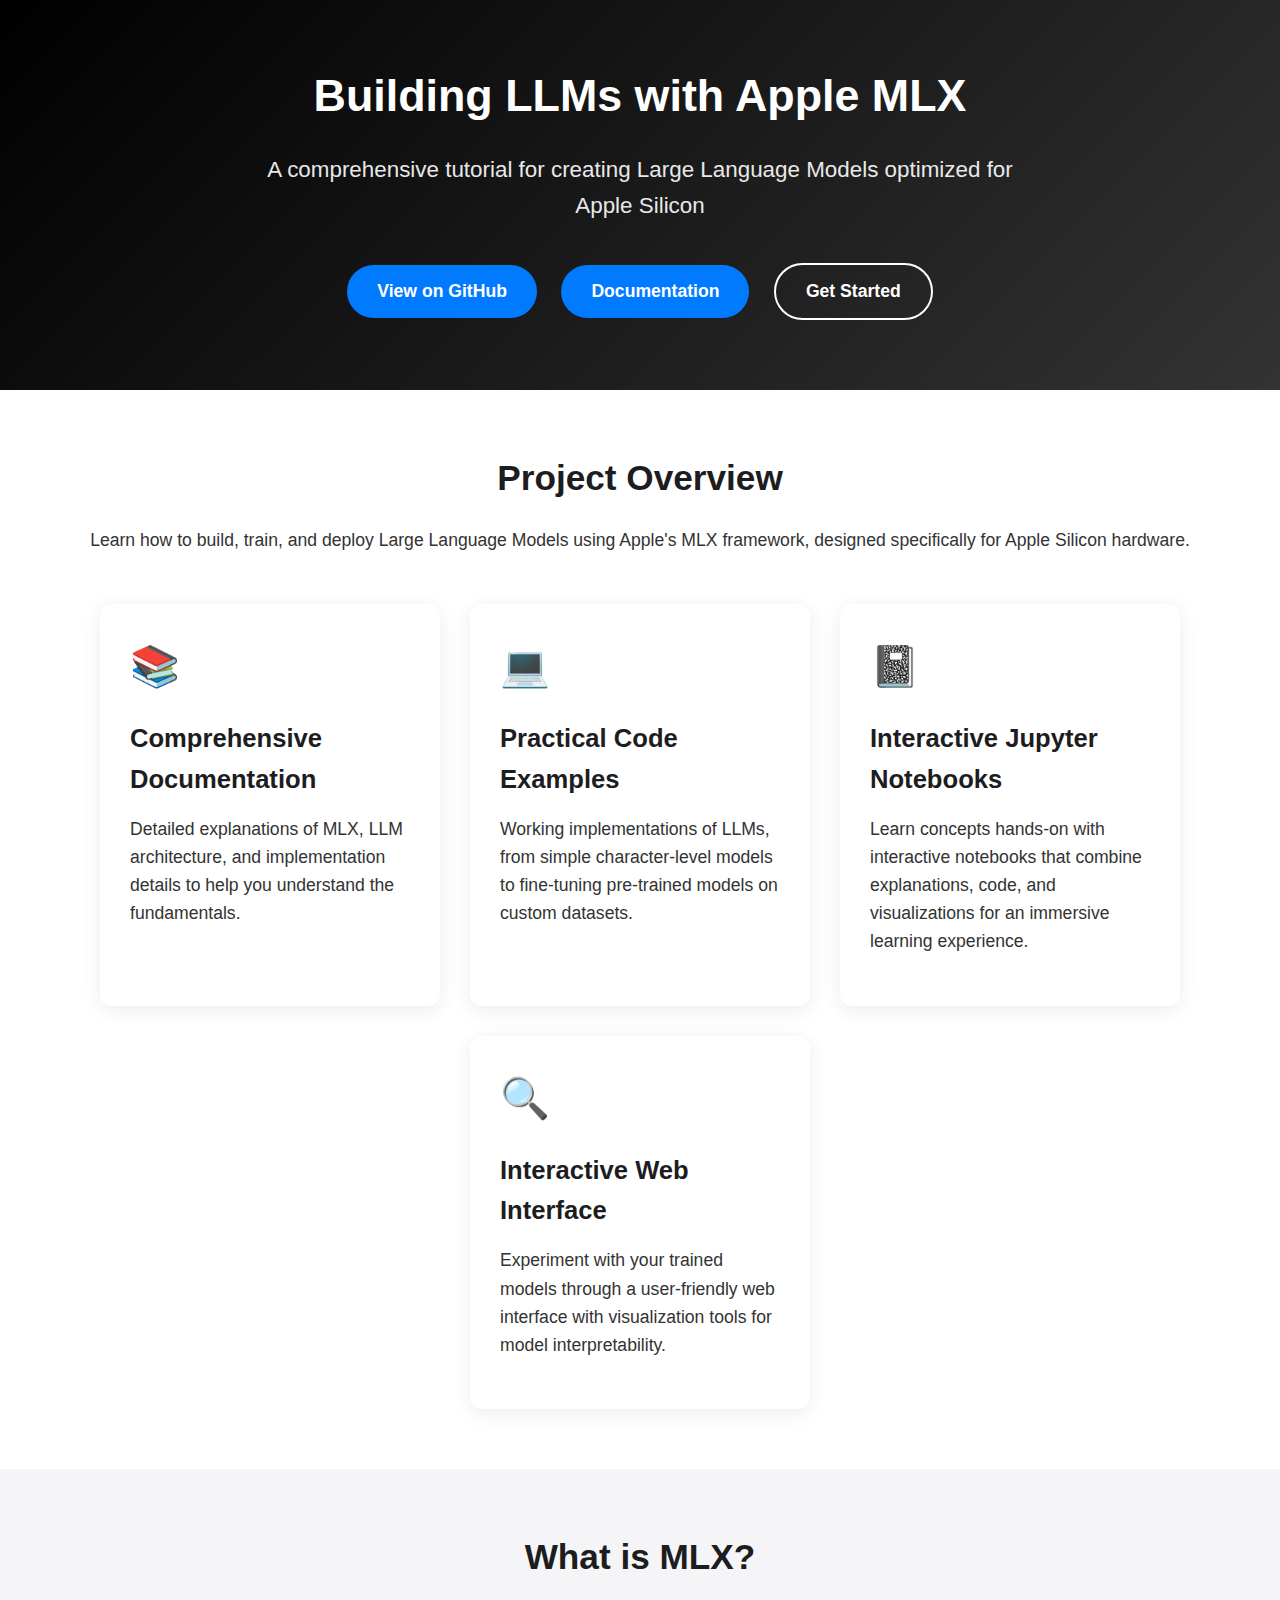
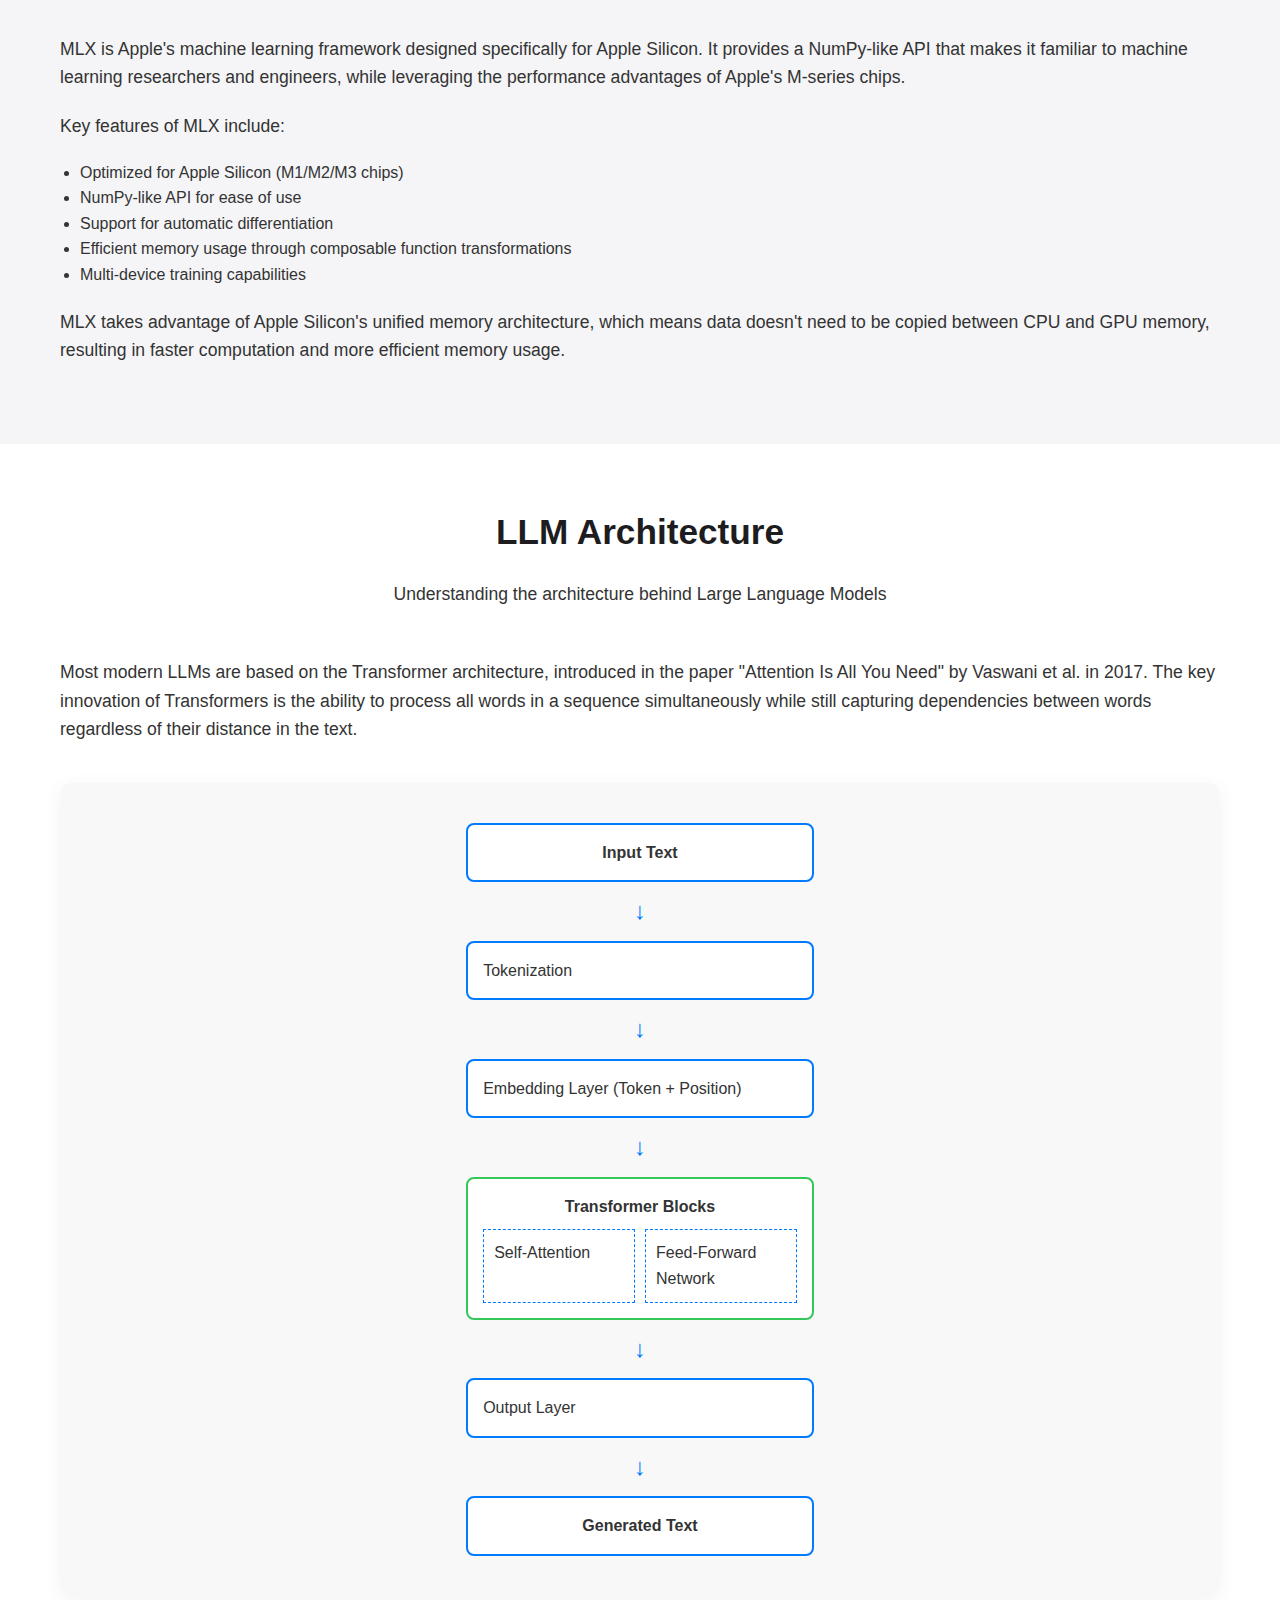
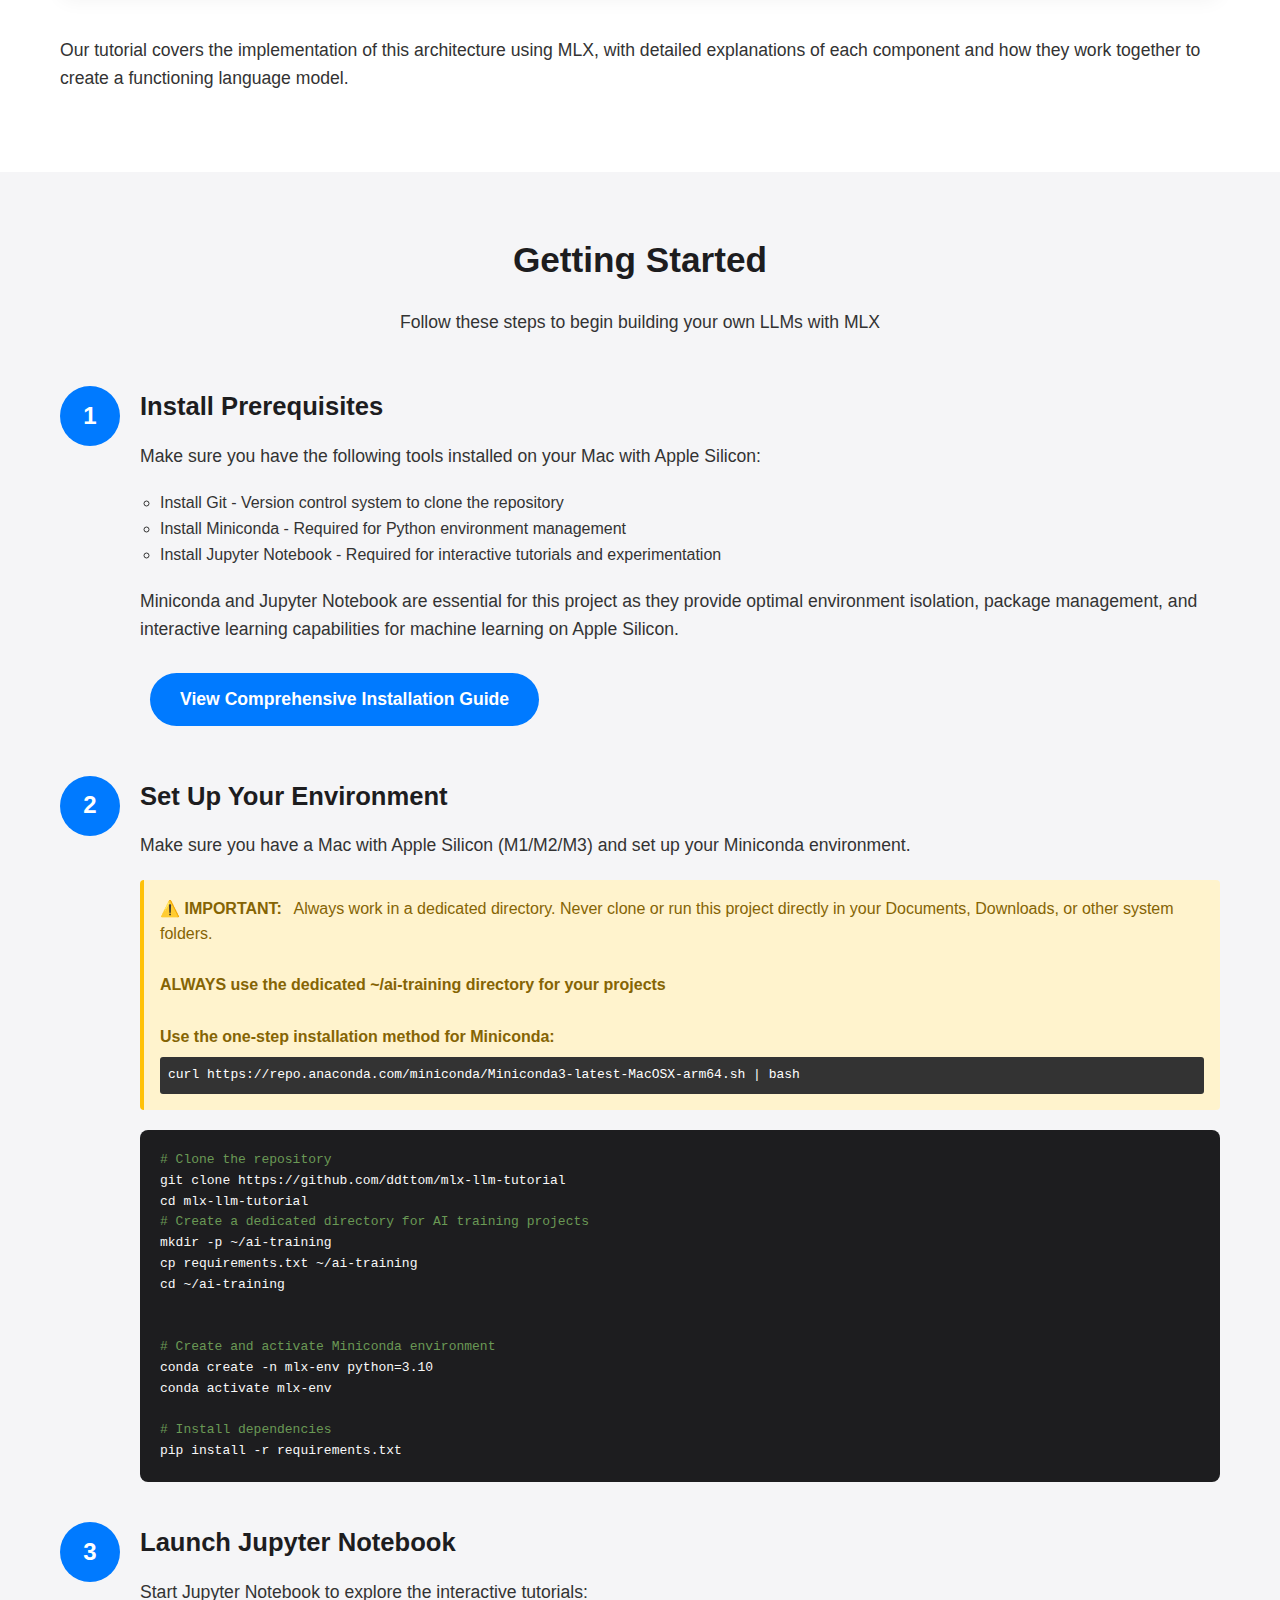
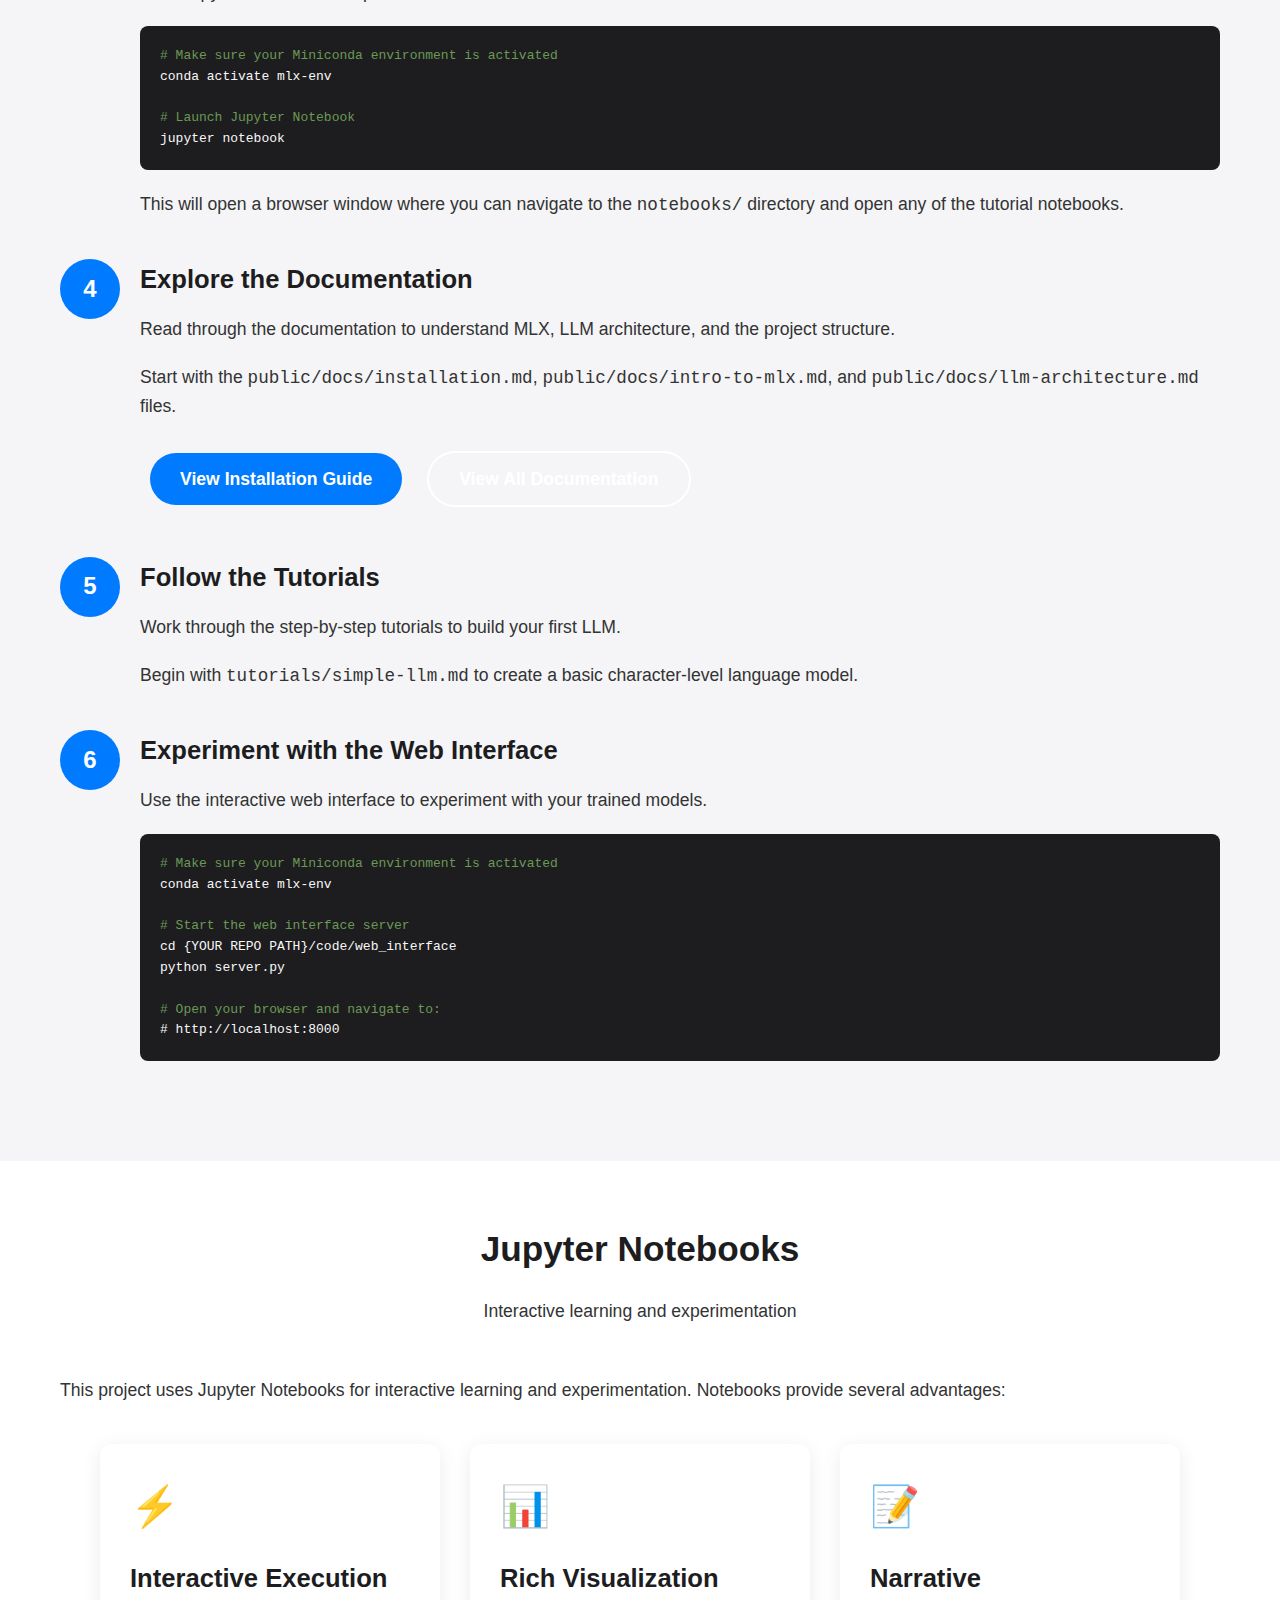
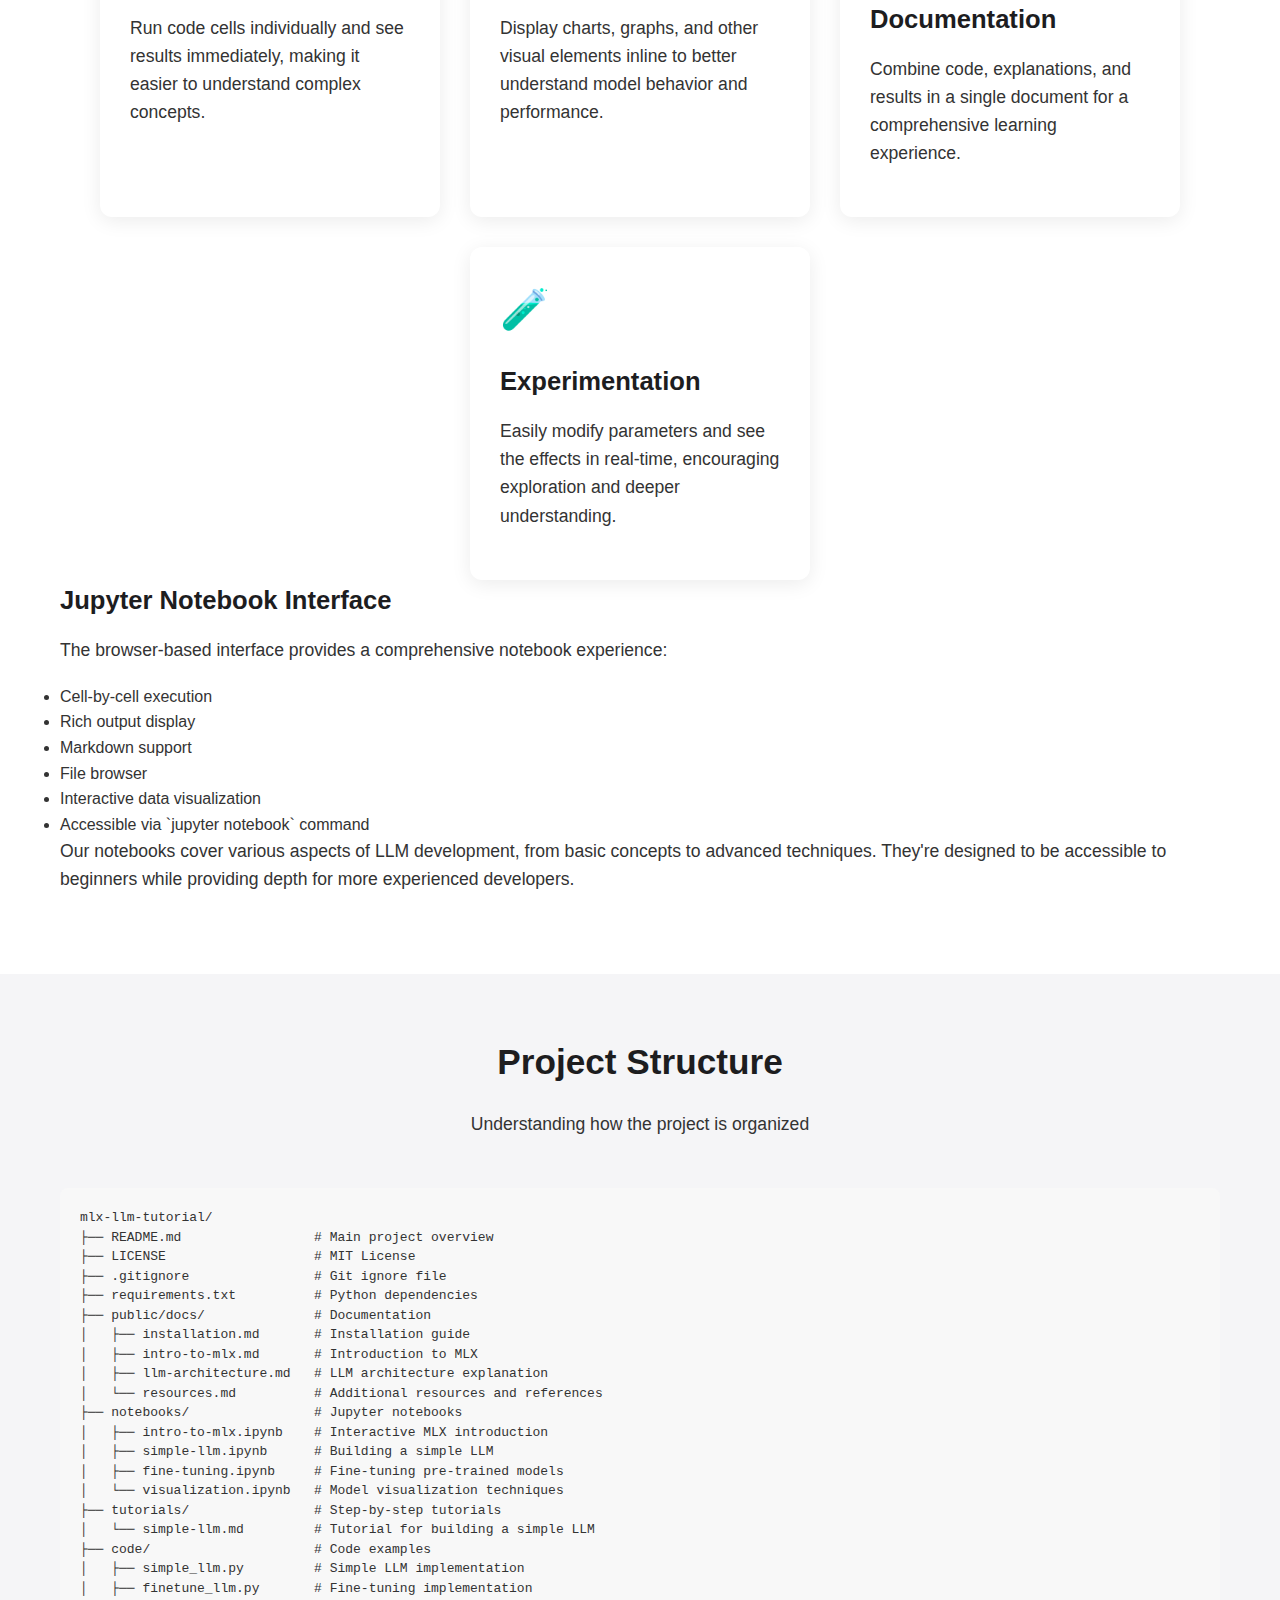
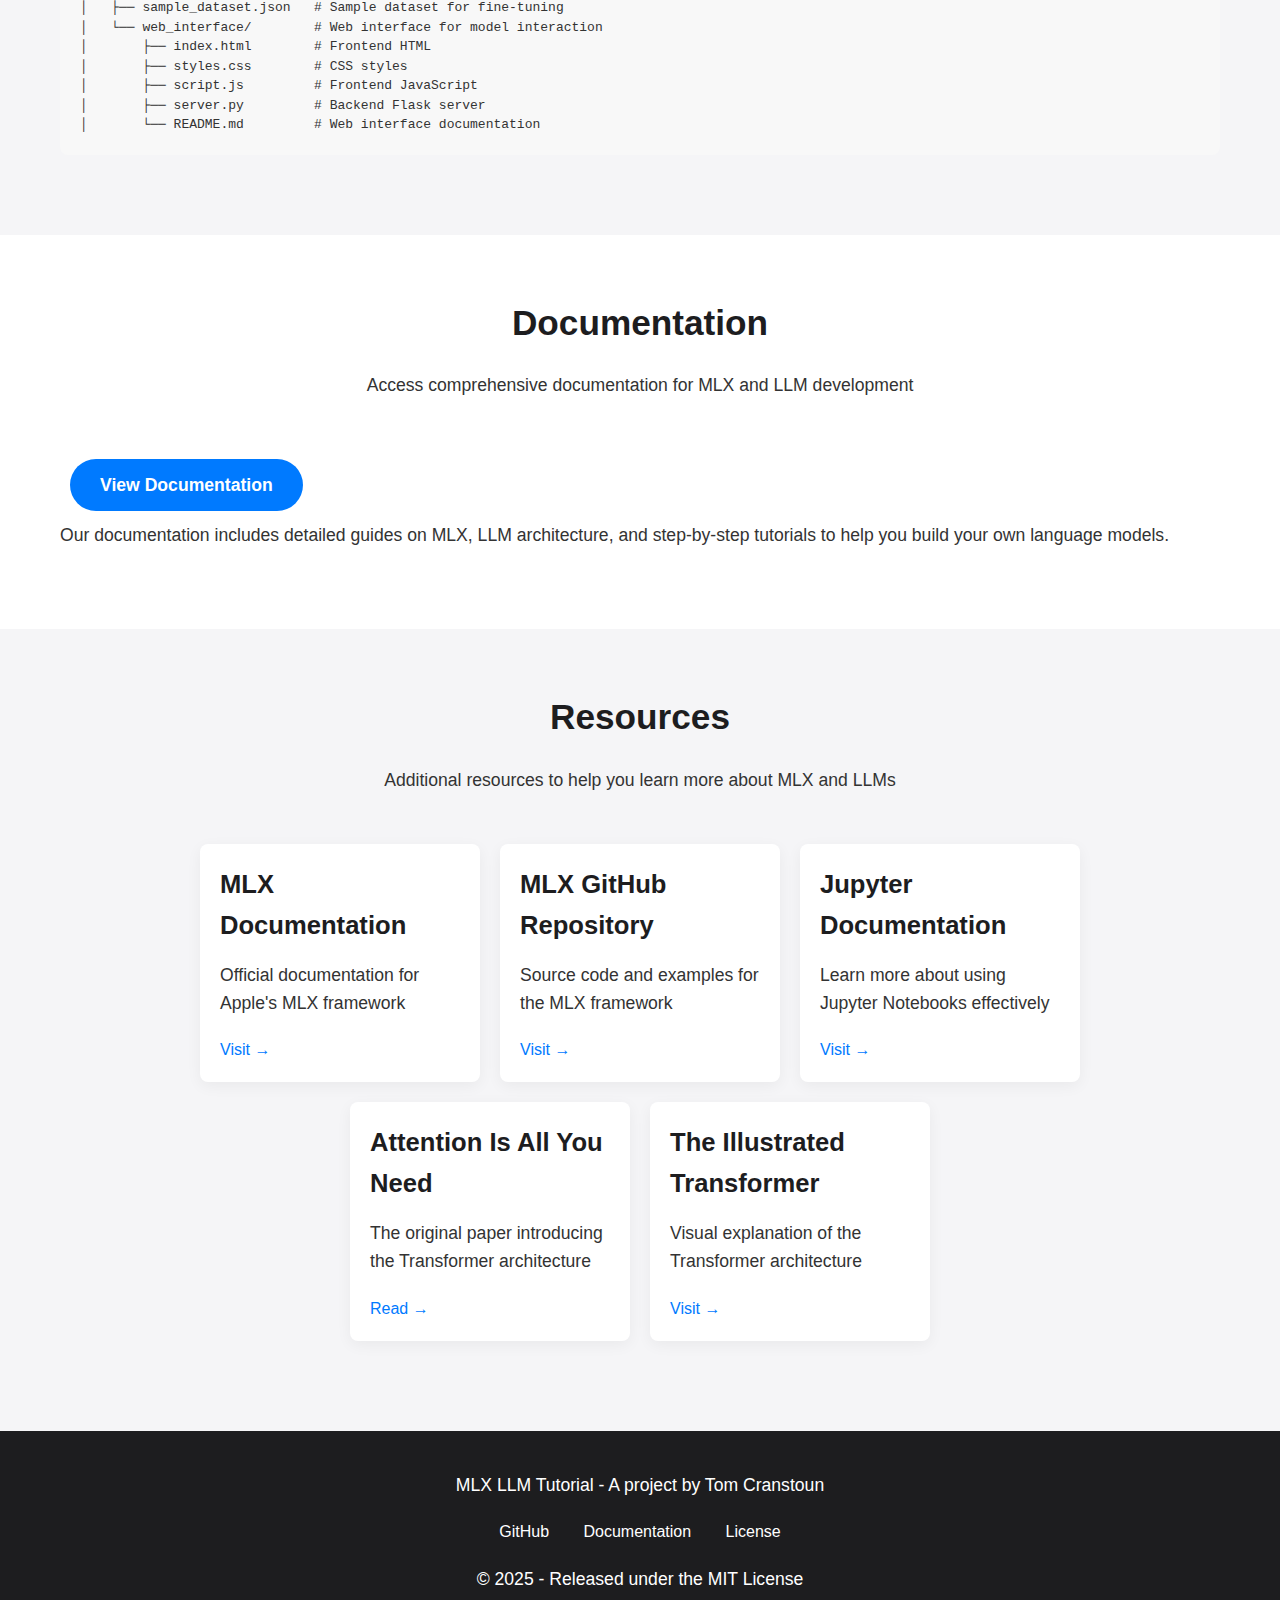
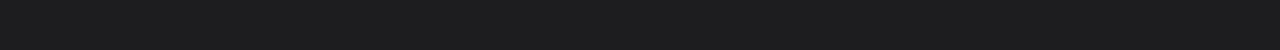
<file: public/index.html>
<!-- htmlhint-disable -->
<!DOCTYPE html>
<html lang="en">
<head>
    <meta charset="UTF-8">
    <meta name="viewport" content="width=device-width, initial-scale=1.0">
    <title>MLX LLM Tutorial - Build LLMs with Apple Silicon</title>
    <link rel="stylesheet" href="styles/mlx-styles.css">
</head>
<body>
    <header>
        <div class="container">
            <div class="header-content">
                <h1>Building LLMs with Apple MLX</h1>
                <p class="subtitle">A comprehensive tutorial for creating Large Language Models optimized for Apple Silicon</p>
                <div>
                    <a href="https://github.com/ddttom/mlx-llm-tutorial" class="cta-button">View on GitHub</a>
                    <a href="documentation.html" class="cta-button">Documentation</a>
                    <a href="#getting-started" class="cta-button secondary-button">Get Started</a>
                </div>
            </div>
        </div>
    </header>

    <section id="overview">
        <div class="container">
            <div class="section-header">
                <h2>Project Overview</h2>
                <p>Learn how to build, train, and deploy Large Language Models using Apple's MLX framework, designed specifically for Apple Silicon hardware.</p>
            </div>
            
            <div class="features">
                <div class="feature-card">
                    <div class="feature-icon">📚</div>
                    <h3>Comprehensive Documentation</h3>
                    <p>Detailed explanations of MLX, LLM architecture, and implementation details to help you understand the fundamentals.</p>
                </div>
                
                <div class="feature-card">
                    <div class="feature-icon">💻</div>
                    <h3>Practical Code Examples</h3>
                    <p>Working implementations of LLMs, from simple character-level models to fine-tuning pre-trained models on custom datasets.</p>
                </div>
                
                <div class="feature-card">
                    <div class="feature-icon">📓</div>
                    <h3>Interactive Jupyter Notebooks</h3>
                    <p>Learn concepts hands-on with interactive notebooks that combine explanations, code, and visualizations for an immersive learning experience.</p>
                </div>
                
                <div class="feature-card">
                    <div class="feature-icon">🔍</div>
                    <h3>Interactive Web Interface</h3>
                    <p>Experiment with your trained models through a user-friendly web interface with visualization tools for model interpretability.</p>
                </div>
            </div>
        </div>
    </section>

    <section id="what-is-mlx">
        <div class="container">
            <div class="section-header">
                <h2>What is MLX?</h2>
            </div>
            
            <div class="row">
                <div>
                    <p>MLX is Apple's machine learning framework designed specifically for Apple Silicon. It provides a NumPy-like API that makes it familiar to machine learning researchers and engineers, while leveraging the performance advantages of Apple's M-series chips.</p>
                    
                    <p>Key features of MLX include:</p>
                    <ul class="feature-list">
                        <li>Optimized for Apple Silicon (M1/M2/M3 chips)</li>
                        <li>NumPy-like API for ease of use</li>
                        <li>Support for automatic differentiation</li>
                        <li>Efficient memory usage through composable function transformations</li>
                        <li>Multi-device training capabilities</li>
                    </ul>
                    
                    <p>MLX takes advantage of Apple Silicon's unified memory architecture, which means data doesn't need to be copied between CPU and GPU memory, resulting in faster computation and more efficient memory usage.</p>
                </div>
            </div>
        </div>
    </section>

    <section id="llm-architecture">
        <div class="container">
            <div class="section-header">
                <h2>LLM Architecture</h2>
                <p>Understanding the architecture behind Large Language Models</p>
            </div>
            
            <p>Most modern LLMs are based on the Transformer architecture, introduced in the paper "Attention Is All You Need" by Vaswani et al. in 2017. The key innovation of Transformers is the ability to process all words in a sequence simultaneously while still capturing dependencies between words regardless of their distance in the text.</p>
            
            <div class="architecture">
                <div class="diagram">
                    <div class="diagram-content">
                        <div class="diagram-box diagram-box-title">Input Text</div>
                        <div class="diagram-arrow">↓</div>
                        <div class="diagram-box">Tokenization</div>
                        <div class="diagram-arrow">↓</div>
                        <div class="diagram-box">Embedding Layer (Token + Position)</div>
                        <div class="diagram-arrow">↓</div>
                        <div class="diagram-box diagram-box-green">
                            <div class="transformer-title">Transformer Blocks</div>
                            <div class="transformer-container">
                                <div class="transformer-box-left">
                                    Self-Attention
                                </div>
                                <div class="transformer-box-right">
                                    Feed-Forward Network
                                </div>
                            </div>
                        </div>
                        <div class="diagram-arrow">↓</div>
                        <div class="diagram-box">Output Layer</div>
                        <div class="diagram-arrow">↓</div>
                        <div class="diagram-box diagram-box-title">Generated Text</div>
                    </div>
                </div>
            </div>
            
            <p>Our tutorial covers the implementation of this architecture using MLX, with detailed explanations of each component and how they work together to create a functioning language model.</p>
        </div>
    </section>

    <section id="getting-started">
        <div class="container">
            <div class="section-header">
                <h2>Getting Started</h2>
                <p>Follow these steps to begin building your own LLMs with MLX</p>
            </div>
            
            <ol class="steps">
                <li class="step">
                    <h3>Install Prerequisites</h3>
                    <p>Make sure you have the following tools installed on your Mac with Apple Silicon:</p>
                    <ul class="feature-list">
                        <li>Install Git - Version control system to clone the repository</li>
                        <li>Install Miniconda - Required for Python environment management</li>
                        <li>Install Jupyter Notebook - Required for interactive tutorials and experimentation</li>
                    </ul>
                    <p>Miniconda and Jupyter Notebook are essential for this project as they provide optimal environment isolation, package management, and interactive learning capabilities for machine learning on Apple Silicon.</p>
                    <p><a href="documentation.html#doc-installation" class="cta-button">View Comprehensive Installation Guide</a></p>
                </li>
                
                <li class="step">
                    <h3>Set Up Your Environment</h3>
                    <p>Make sure you have a Mac with Apple Silicon (M1/M2/M3) and set up your Miniconda environment.</p>
                    <div class="warning-box">
                        <strong>⚠️ IMPORTANT:</strong> Always work in a dedicated directory. Never clone or run this project directly in your Documents, Downloads, or other system folders.
                        <br><br>
                        <strong>ALWAYS use the dedicated ~/ai-training directory for your projects</strong>
                        <br><br>
                        <strong>Use the one-step installation method for Miniconda:</strong>
                        <pre class="warning-box-pre">curl https://repo.anaconda.com/miniconda/Miniconda3-latest-MacOSX-arm64.sh | bash</pre>
                    </div>
                    <div class="code-block">
                        <pre><span class="code-comment"># Clone the repository</span>
git clone https://github.com/ddttom/mlx-llm-tutorial
cd mlx-llm-tutorial
<span class="code-comment"># Create a dedicated directory for AI training projects</span>
mkdir -p ~/ai-training
cp requirements.txt ~/ai-training
cd ~/ai-training


<span class="code-comment"># Create and activate Miniconda environment</span>
conda create -n mlx-env python=3.10
conda activate mlx-env

<span class="code-comment"># Install dependencies</span>
pip install -r requirements.txt</pre>
                    </div>
                </li>
                
                <li class="step">
                    <h3>Launch Jupyter Notebook</h3>
                    <p>Start Jupyter Notebook to explore the interactive tutorials:</p>
                    
                    <div class="code-block">
                        <pre><span class="code-comment"># Make sure your Miniconda environment is activated</span>
conda activate mlx-env

<span class="code-comment"># Launch Jupyter Notebook</span>
jupyter notebook</pre>
                    </div>
                    <p>This will open a browser window where you can navigate to the <code>notebooks/</code> directory and open any of the tutorial notebooks.</p>
                </li>
                
                <li class="step">
                    <h3>Explore the Documentation</h3>
                    <p>Read through the documentation to understand MLX, LLM architecture, and the project structure.</p>
                    <p>Start with the <code>public/docs/installation.md</code>, <code>public/docs/intro-to-mlx.md</code>, and <code>public/docs/llm-architecture.md</code> files.</p>
                    <p><a href="documentation.html#doc-installation" class="cta-button">View Installation Guide</a> <a href="documentation.html" class="cta-button secondary-button">View All Documentation</a></p>
                </li>
                
                <li class="step">
                    <h3>Follow the Tutorials</h3>
                    <p>Work through the step-by-step tutorials to build your first LLM.</p>
                    <p>Begin with <code>tutorials/simple-llm.md</code> to create a basic character-level language model.</p>
                </li>
                
                <li class="step">
                    <h3>Experiment with the Web Interface</h3>
                    <p>Use the interactive web interface to experiment with your trained models.</p>
                    <div class="code-block">
                        <pre><span class="code-comment"># Make sure your Miniconda environment is activated</span>
conda activate mlx-env

<span class="code-comment"># Start the web interface server</span>
cd {YOUR REPO PATH}/code/web_interface
python server.py

<span class="code-comment"># Open your browser and navigate to:</span>
# http://localhost:8000</pre>
                    </div>
                </li>
            </ol>
        </div>
    </section>

    <section id="jupyter-notebooks">
        <div class="container">
            <div class="section-header">
                <h2>Jupyter Notebooks</h2>
                <p>Interactive learning and experimentation</p>
            </div>
            
            <p>This project uses Jupyter Notebooks for interactive learning and experimentation. Notebooks provide several advantages:</p>
            
            <div class="features">
                <div class="feature-card">
                    <div class="feature-icon">⚡</div>
                    <h3>Interactive Execution</h3>
                    <p>Run code cells individually and see results immediately, making it easier to understand complex concepts.</p>
                </div>
                
                <div class="feature-card">
                    <div class="feature-icon">📊</div>
                    <h3>Rich Visualization</h3>
                    <p>Display charts, graphs, and other visual elements inline to better understand model behavior and performance.</p>
                </div>
                
                <div class="feature-card">
                    <div class="feature-icon">📝</div>
                    <h3>Narrative Documentation</h3>
                    <p>Combine code, explanations, and results in a single document for a comprehensive learning experience.</p>
                </div>
                
                <div class="feature-card">
                    <div class="feature-icon">🧪</div>
                    <h3>Experimentation</h3>
                    <p>Easily modify parameters and see the effects in real-time, encouraging exploration and deeper understanding.</p>
                </div>
            </div>
            
            <div class="jupyter-options">
                <div class="option-card">
                    <h3>Jupyter Notebook Interface</h3>
                    <p>The browser-based interface provides a comprehensive notebook experience:</p>
                    <ul>
                        <li>Cell-by-cell execution</li>
                        <li>Rich output display</li>
                        <li>Markdown support</li>
                        <li>File browser</li>
                        <li>Interactive data visualization</li>
                        <li>Accessible via `jupyter notebook` command</li>
                    </ul>
                </div>
            </div>
            
            <p>Our notebooks cover various aspects of LLM development, from basic concepts to advanced techniques. They're designed to be accessible to beginners while providing depth for more experienced developers.</p>
        </div>
    </section>

    <section id="project-structure">
        <div class="container">
            <div class="section-header">
                <h2>Project Structure</h2>
                <p>Understanding how the project is organized</p>
            </div>
            
            <div class="structure">
<pre>mlx-llm-tutorial/
├── README.md                 # Main project overview
├── LICENSE                   # MIT License
├── .gitignore                # Git ignore file
├── requirements.txt          # Python dependencies
├── public/docs/              # Documentation
│   ├── installation.md       # Installation guide
│   ├── intro-to-mlx.md       # Introduction to MLX
│   ├── llm-architecture.md   # LLM architecture explanation
│   └── resources.md          # Additional resources and references
├── notebooks/                # Jupyter notebooks
│   ├── intro-to-mlx.ipynb    # Interactive MLX introduction
│   ├── simple-llm.ipynb      # Building a simple LLM
│   ├── fine-tuning.ipynb     # Fine-tuning pre-trained models
│   └── visualization.ipynb   # Model visualization techniques
├── tutorials/                # Step-by-step tutorials
│   └── simple-llm.md         # Tutorial for building a simple LLM
├── code/                     # Code examples
│   ├── simple_llm.py         # Simple LLM implementation
│   ├── finetune_llm.py       # Fine-tuning implementation
│   ├── sample_dataset.json   # Sample dataset for fine-tuning
│   └── web_interface/        # Web interface for model interaction
│       ├── index.html        # Frontend HTML
│       ├── styles.css        # CSS styles
│       ├── script.js         # Frontend JavaScript
│       ├── server.py         # Backend Flask server
│       └── README.md         # Web interface documentation</pre>
            </div>
        </div>
    </section>

    <section id="documentation-link">
        <div class="container">
            <div class="section-header">
                <h2>Documentation</h2>
                <p>Access comprehensive documentation for MLX and LLM development</p>
            </div>
            
            <div class="cta-container">
                <a href="documentation.html" class="cta-button">View Documentation</a>
                <p>Our documentation includes detailed guides on MLX, LLM architecture, and step-by-step tutorials to help you build your own language models.</p>
            </div>
        </div>
    </section>

    <section id="resources">
        <div class="container">
            <div class="section-header">
                <h2>Resources</h2>
                <p>Additional resources to help you learn more about MLX and LLMs</p>
            </div>
            
            <ul class="resources-list">
                <li class="resource-item">
                    <h3>MLX Documentation</h3>
                    <p>Official documentation for Apple's MLX framework</p>
                    <a href="https://ml-explore.github.io/mlx/build/html/index.html" target="_blank" rel="noopener noreferrer">Visit →</a>
                </li>
                
                <li class="resource-item">
                    <h3>MLX GitHub Repository</h3>
                    <p>Source code and examples for the MLX framework</p>
                    <a href="https://github.com/ml-explore/mlx" target="_blank" rel="noopener noreferrer">Visit →</a>
                </li>
                
                <li class="resource-item">
                    <h3>Jupyter Documentation</h3>
                    <p>Learn more about using Jupyter Notebooks effectively</p>
                    <a href="https://jupyter.org/documentation" target="_blank" rel="noopener noreferrer">Visit →</a>
                </li>
                
                
                <li class="resource-item">
                    <h3>Attention Is All You Need</h3>
                    <p>The original paper introducing the Transformer architecture</p>
                    <a href="https://arxiv.org/abs/1706.03762" target="_blank" rel="noopener noreferrer">Read →</a>
                </li>
                
                <li class="resource-item">
                    <h3>The Illustrated Transformer</h3>
                    <p>Visual explanation of the Transformer architecture</p>
                    <a href="https://jalammar.github.io/illustrated-transformer/" target="_blank" rel="noopener noreferrer">Visit →</a>
                </li>
            </ul>
        </div>
    </section>

    <footer>
        <div class="container">
            <p>MLX LLM Tutorial - A project by Tom Cranstoun</p>
            <div class="footer-links">
                <a href="https://github.com/ddttom/mlx-llm-tutorial">GitHub</a>
                <a href="documentation.html">Documentation</a>
                <a href="LICENSE">License</a>
            </div>
            <p>© 2025 - Released under the MIT License</p>
        </div>
    </footer>

    <!-- Scripts -->
    <script type="module">
        document.addEventListener('DOMContentLoaded', () => {
            // Handle direct links to documentation
            const handleHashChange = () => {
                const hash = window.location.hash;
                if (hash.startsWith('#doc-')) {
                    const docName = hash.replace('#doc-', '');
                    window.location.href = `documentation.html#doc-${docName}`;
                }
            };
            
            // Check for hash on page load
            handleHashChange();
            
            // Listen for hash changes
            window.addEventListener('hashchange', handleHashChange);
            
            // Update documentation links to use the hash navigation
            document.querySelectorAll('a[href^="public/docs/"], a[href^="docs/"], a[href^="tutorials/"]').forEach(link => {
                const href = link.getAttribute('href');
                if (href.endsWith('.md')) {
                    const docName = href.split('/').pop().replace('.md', '');
                    link.setAttribute('href', `documentation.html#doc-${docName}`);
                }
            });
        });
    </script>
</body>
</html>
</file>
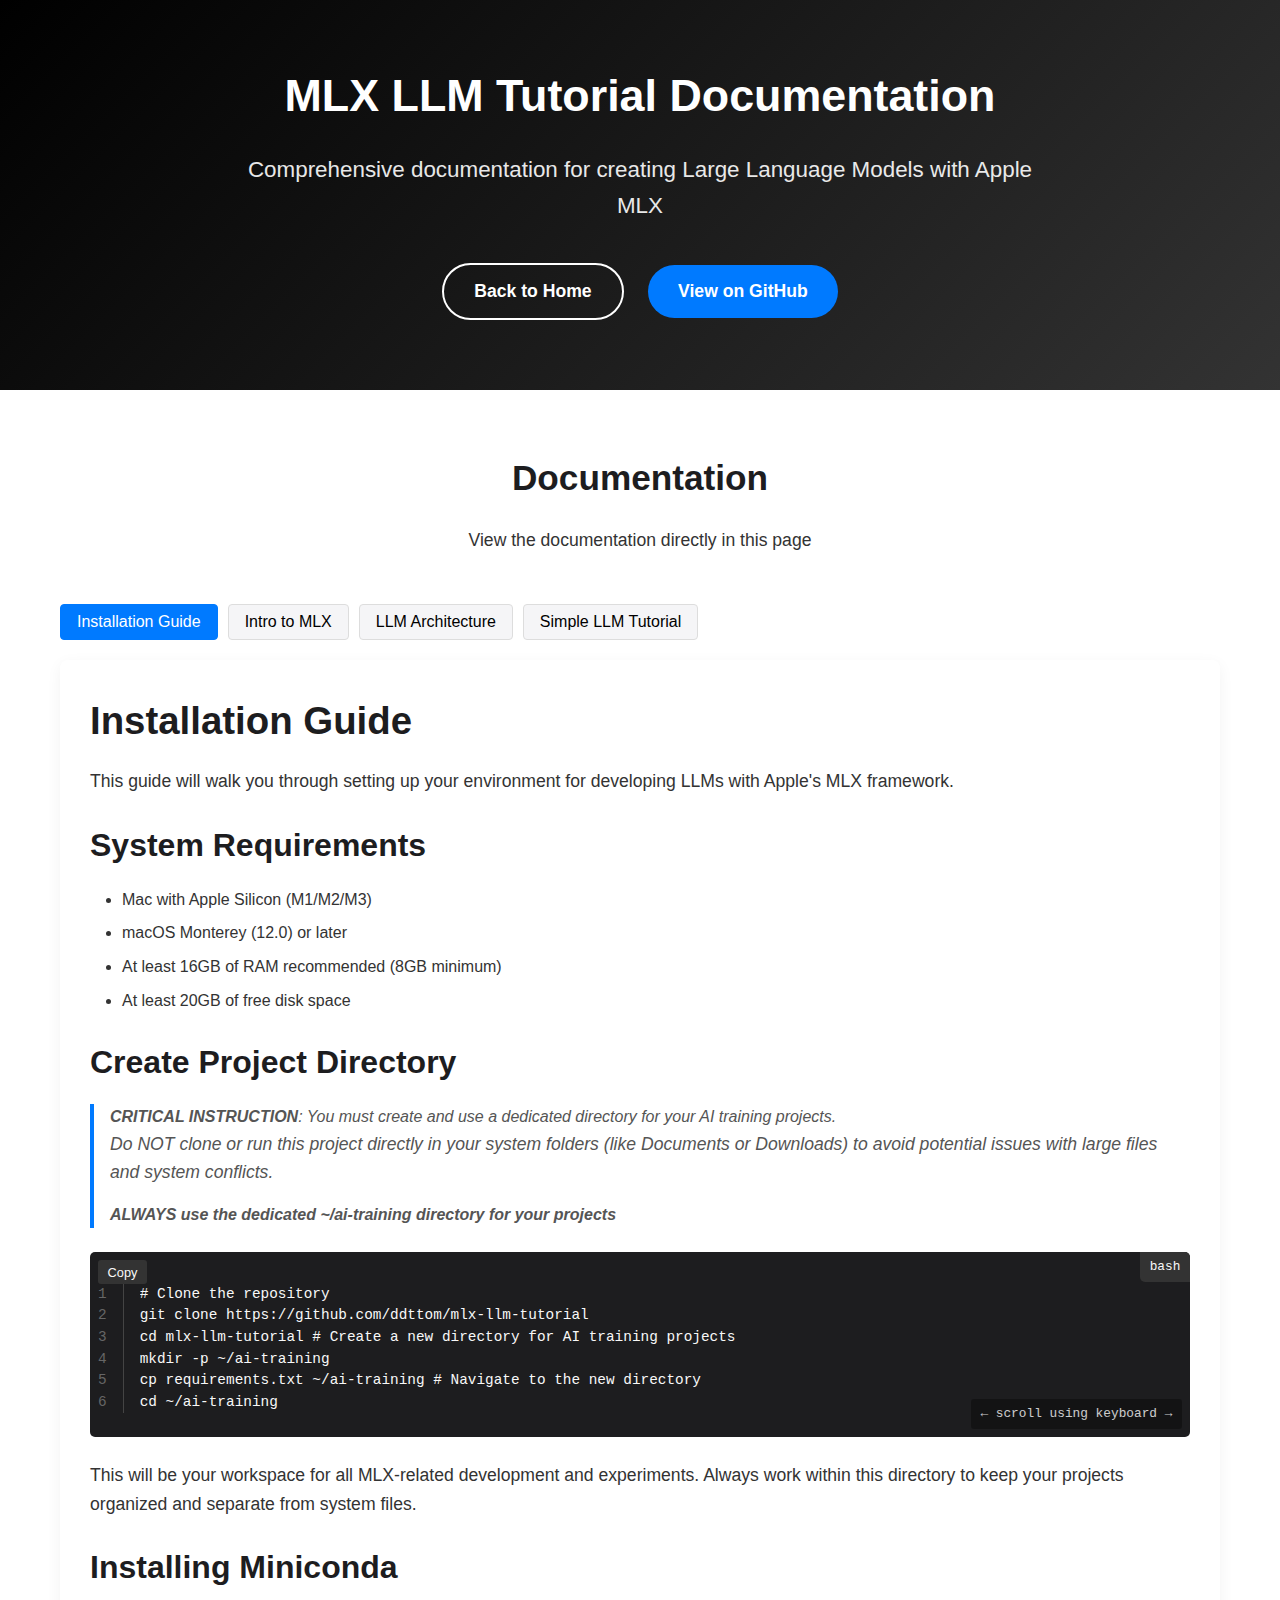
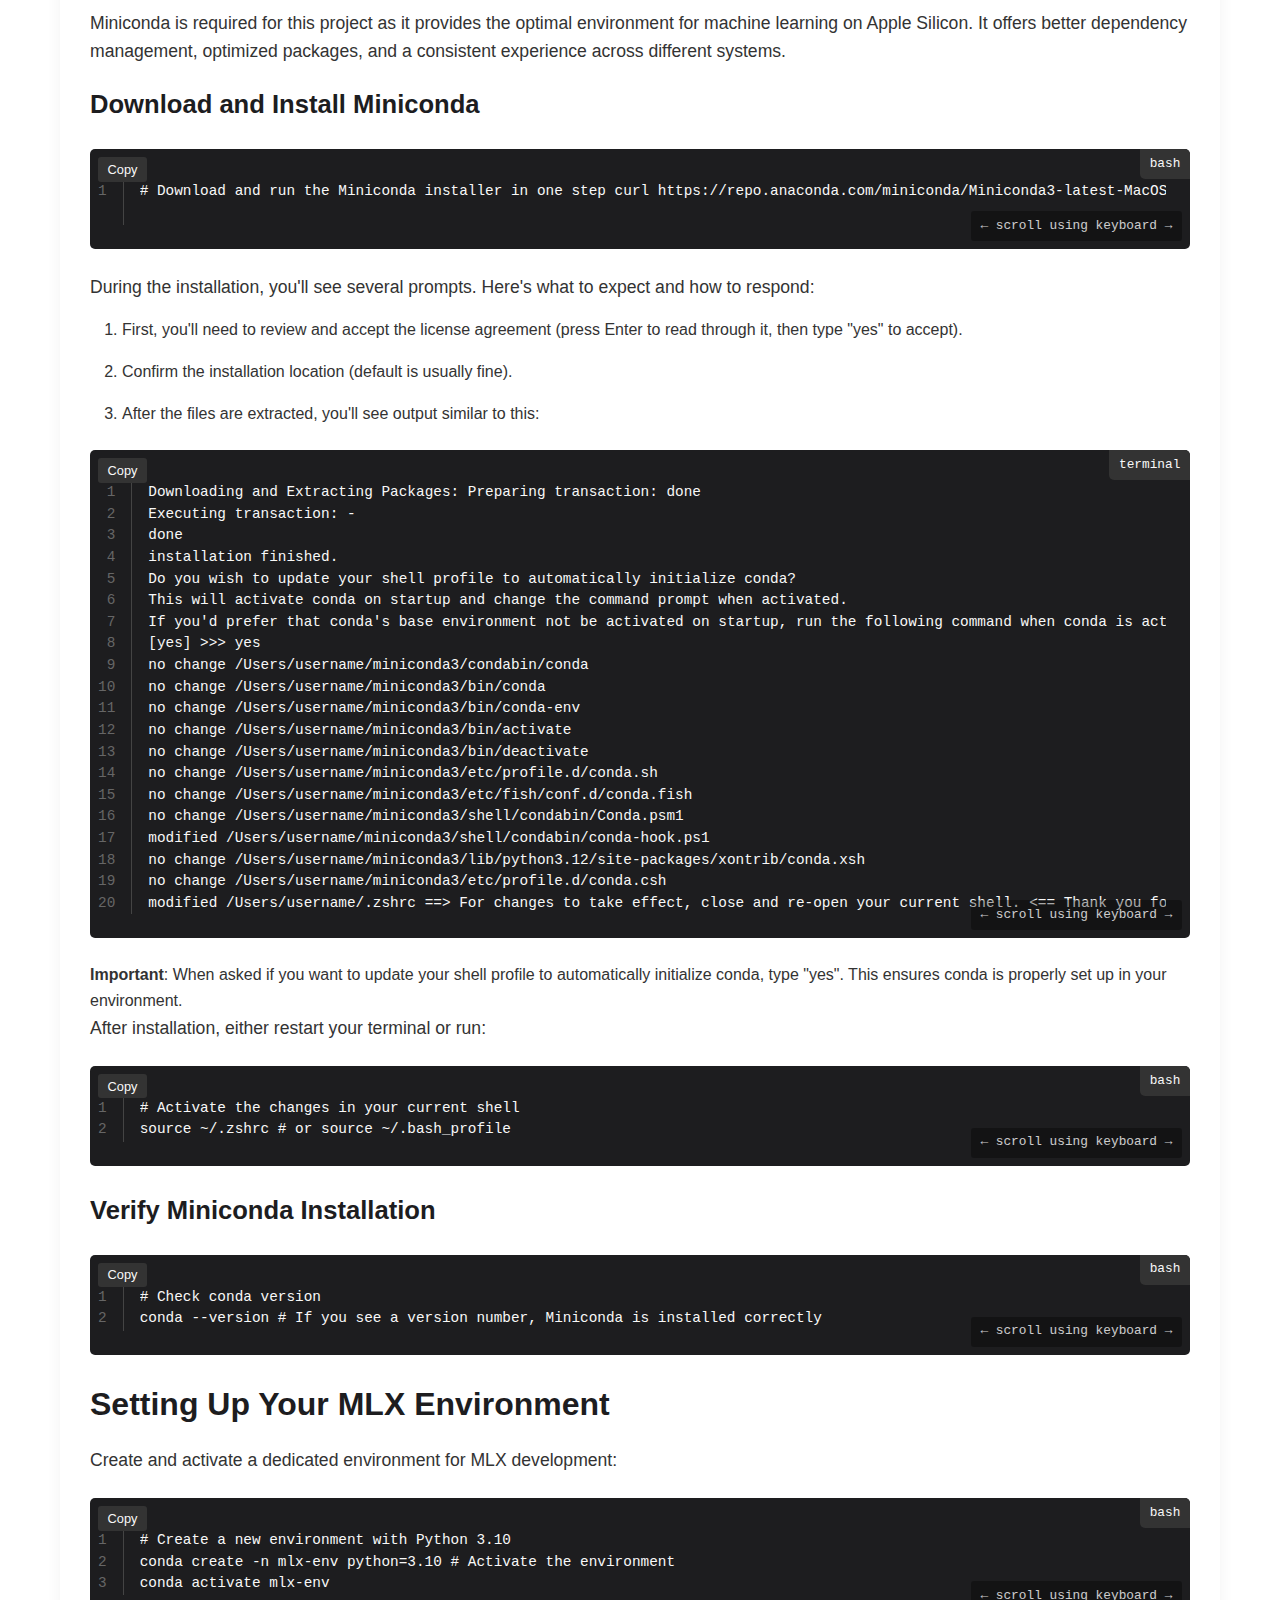
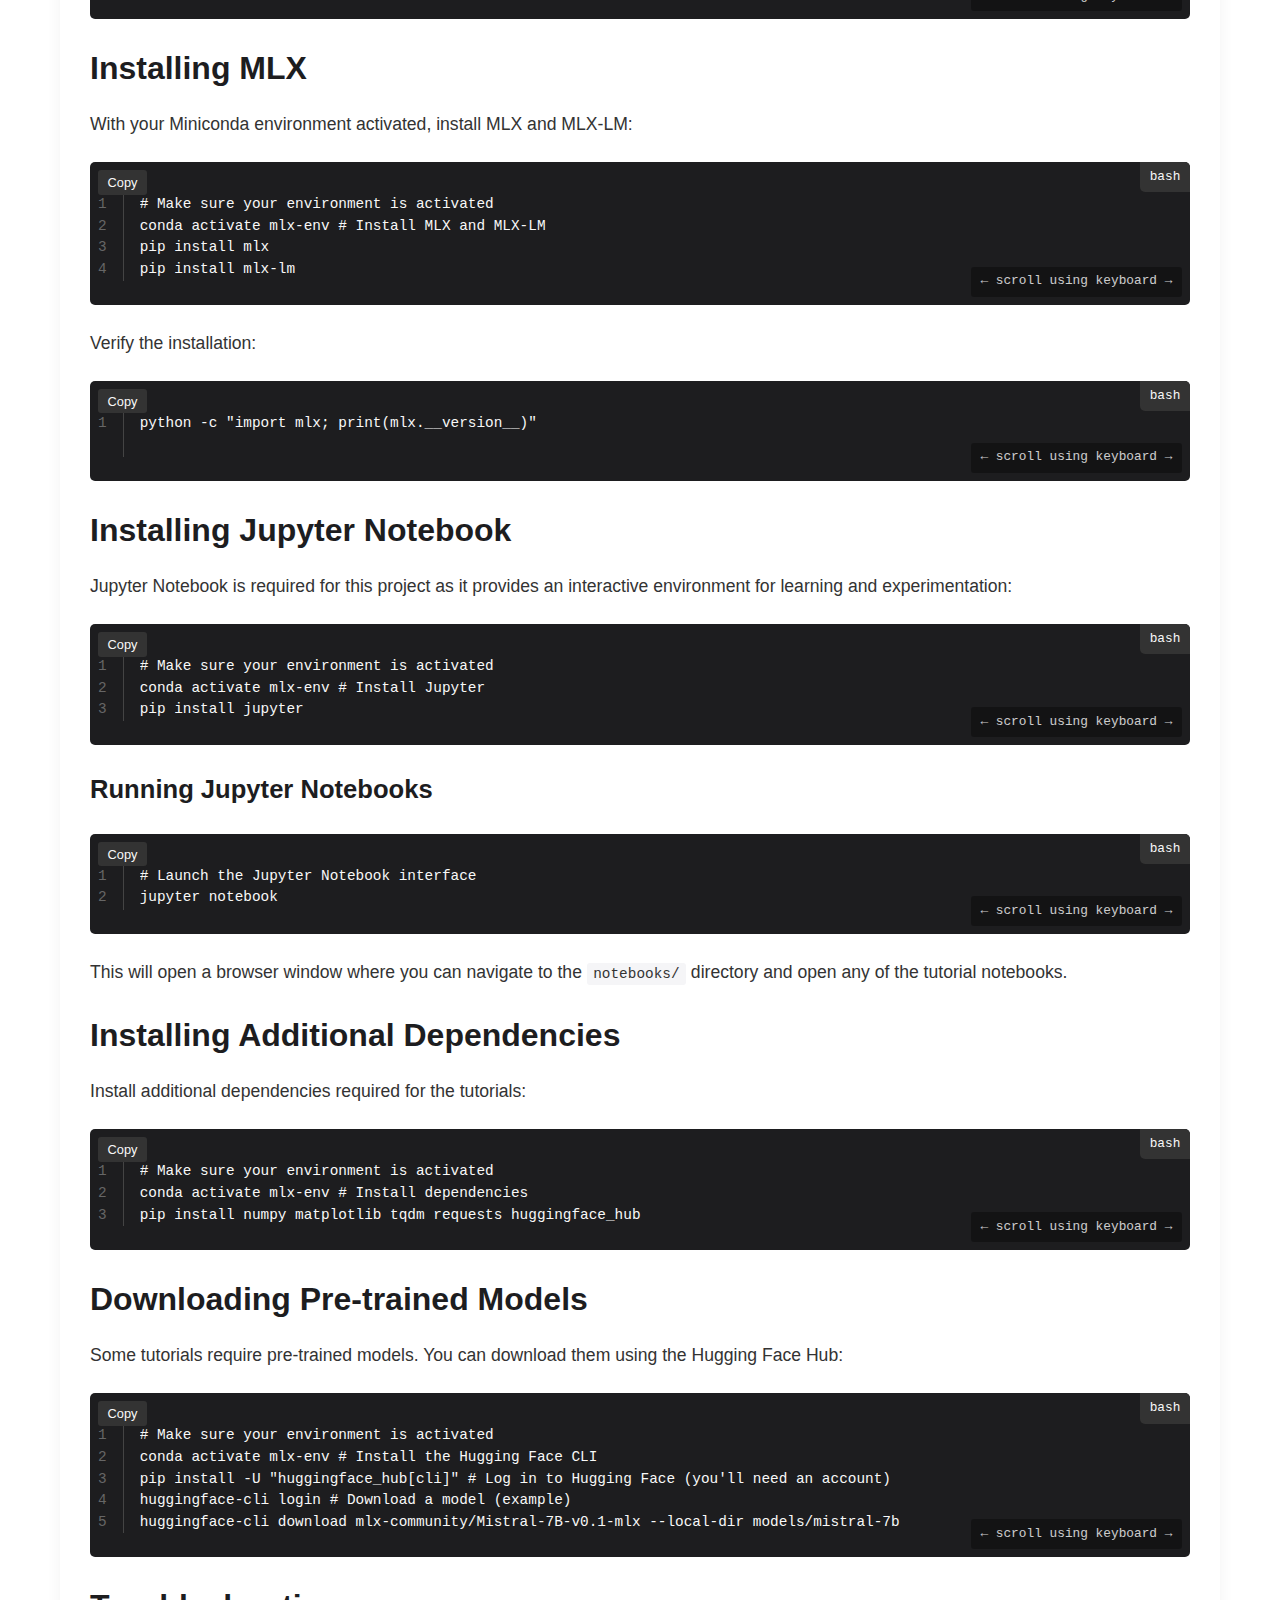
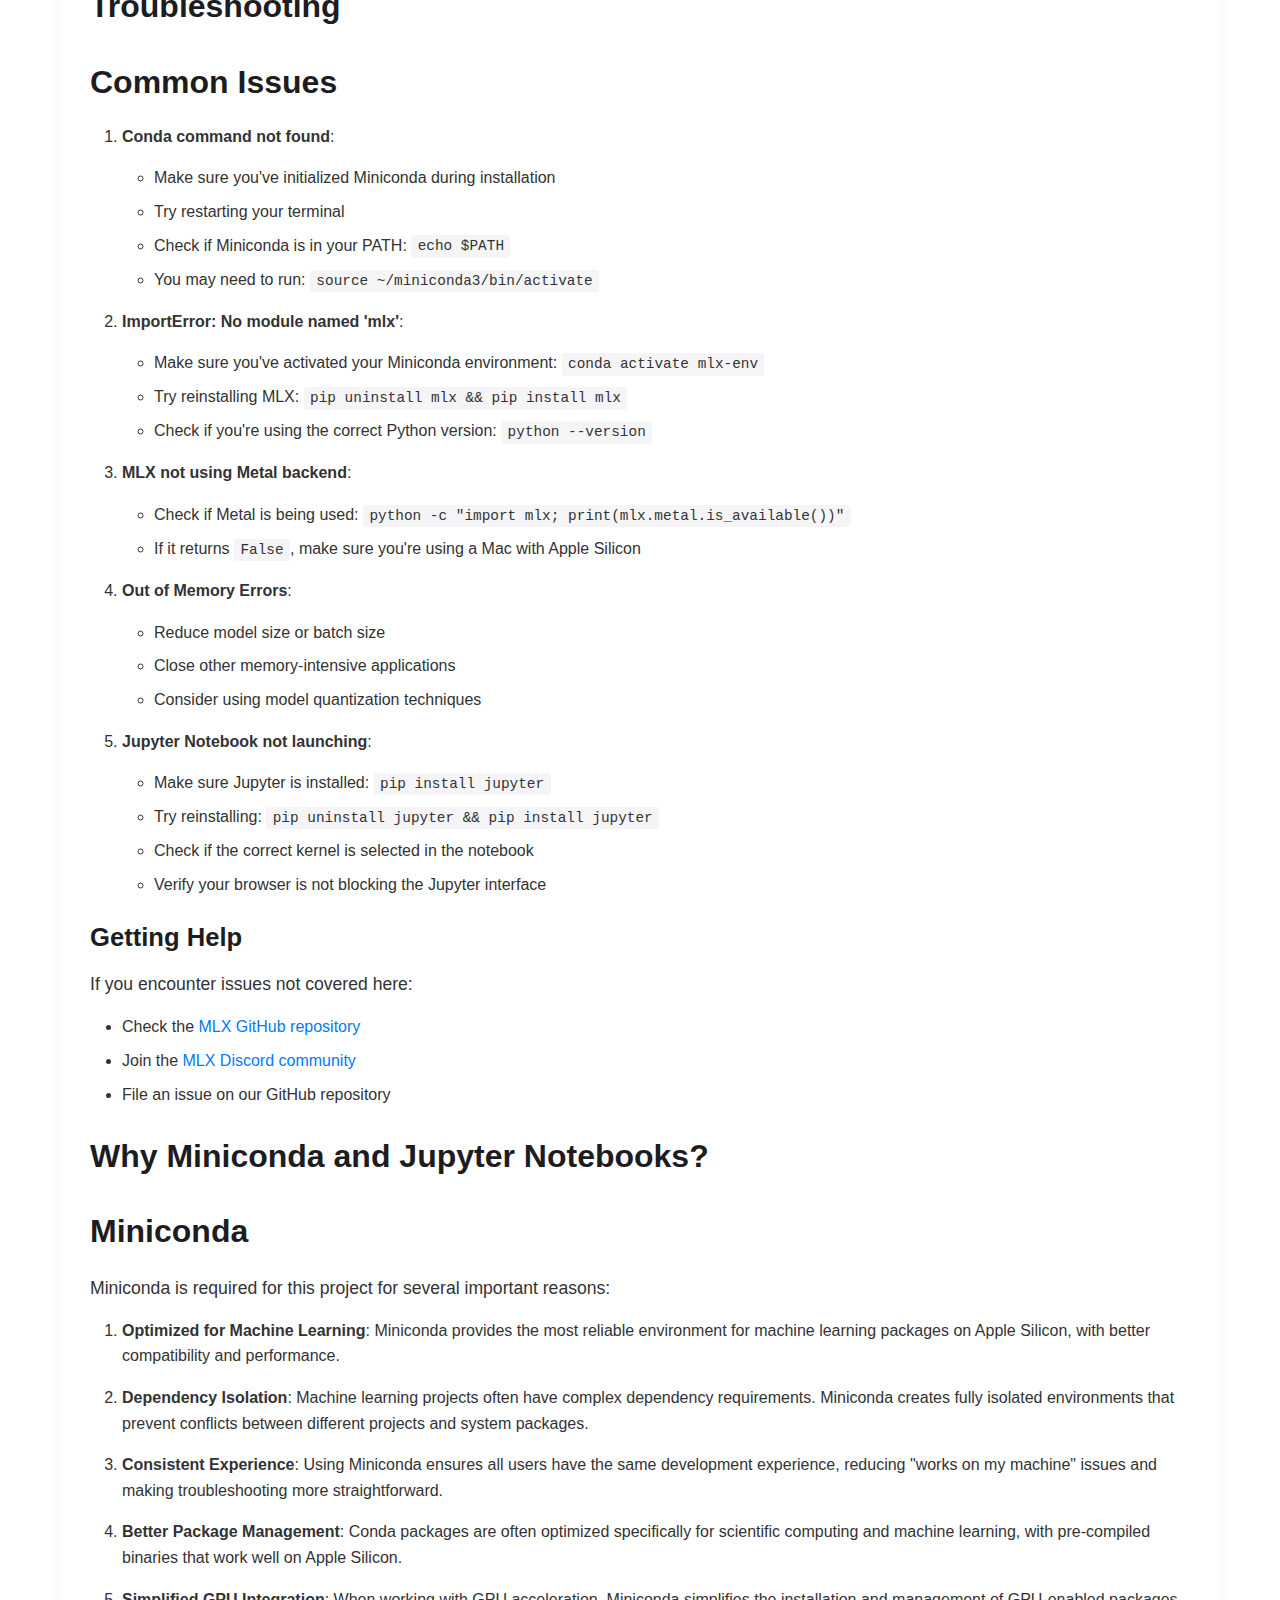
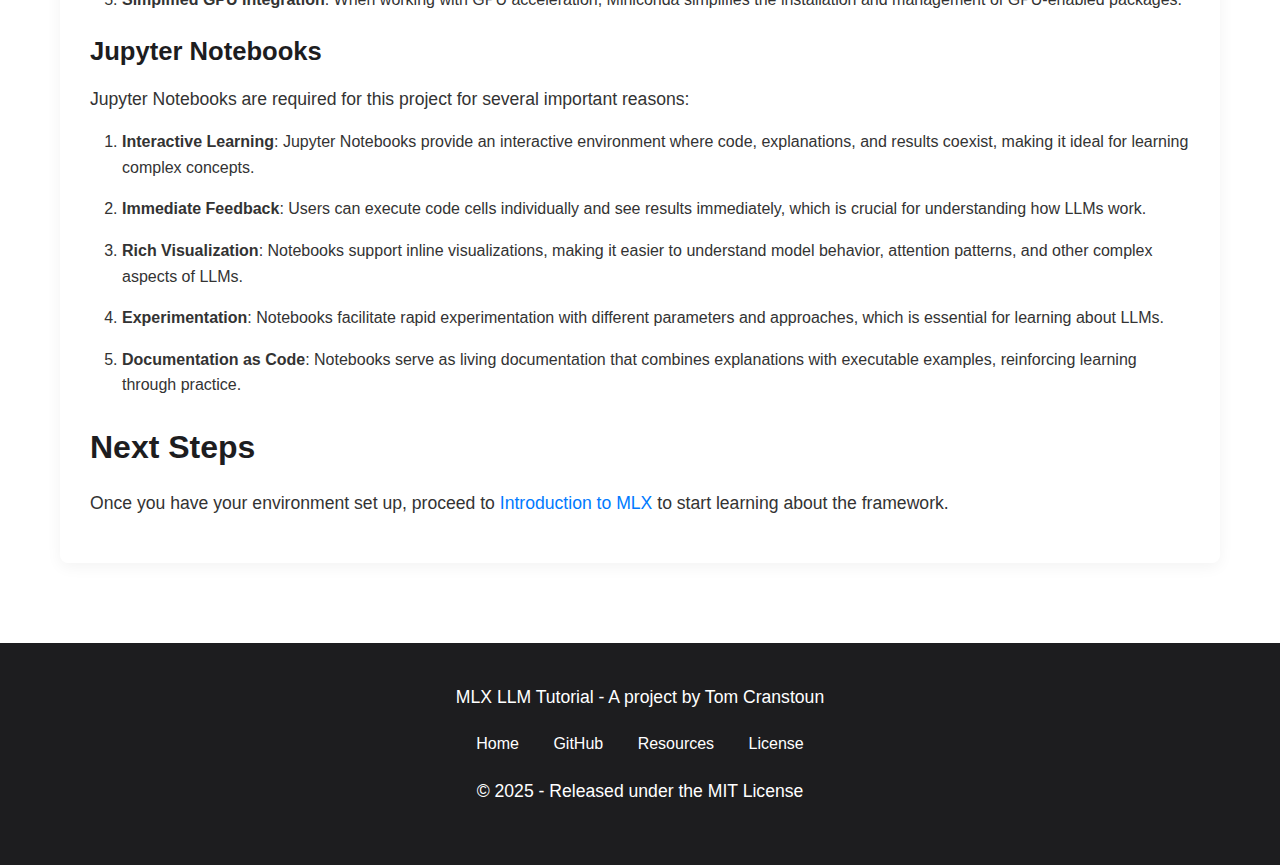
<file: public/documentation.html>
<!-- htmlhint-disable -->
<!DOCTYPE html>
<html lang="en">
<head>
    <meta charset="UTF-8">
    <meta name="viewport" content="width=device-width, initial-scale=1.0">
    <title>MLX LLM Tutorial - Documentation</title>
    <link rel="stylesheet" href="styles/mlx-styles.css">
</head>
<body>
    <header>
        <div class="container">
            <div class="header-content">
                <h1>MLX LLM Tutorial Documentation</h1>
                <p class="subtitle">Comprehensive documentation for creating Large Language Models with Apple MLX</p>
                <div>
                    <a href="index.html" class="cta-button secondary-button">Back to Home</a>
                    <a href="https://github.com/ddttom/mlx-llm-tutorial" class="cta-button">View on GitHub</a>
                </div>
            </div>
        </div>
    </header>

    <section id="documentation">
        <div class="container">
            <div class="section-header">
                <h2>Documentation</h2>
                <p>View the documentation directly in this page</p>
            </div>
            
            <div class="documentation-nav">
                <button class="doc-nav-button active" data-markdown-path="./docs/installation.md">Installation Guide</button>
                <button class="doc-nav-button" data-markdown-path="./docs/intro-to-mlx.md">Intro to MLX</button>
                <button class="doc-nav-button" data-markdown-path="./docs/llm-architecture.md">LLM Architecture</button>
                <button class="doc-nav-button" data-markdown-path="../tutorials/simple-llm.md">Simple LLM Tutorial</button>
            </div>
            
            <div id="markdown-content" class="markdown-container">
                <p>Select a document from the navigation above to view its content here.</p>
            </div>
        </div>
    </section>

    <footer>
        <div class="container">
            <p>MLX LLM Tutorial - A project by Tom Cranstoun</p>
            <div class="footer-links">
                <a href="index.html">Home</a>
                <a href="https://github.com/ddttom/mlx-llm-tutorial">GitHub</a>
                <a href="docs/resources.md">Resources</a>
                <a href="LICENSE">License</a>
            </div>
            <p>© 2025 - Released under the MIT License</p>
        </div>
    </footer>

    <!-- Scripts -->
    <script type="module">
        import MarkdownRenderer from './scripts/markdown-renderer.js';
        
        // Initialize markdown rendering
        document.addEventListener('DOMContentLoaded', () => {
            const markdownContainer = document.getElementById('markdown-content');
            const navButtons = document.querySelectorAll('.doc-nav-button');
            
            // Handle navigation button clicks
            navButtons.forEach(button => {
                button.addEventListener('click', () => {
                    // Remove active class from all buttons
                    navButtons.forEach(btn => btn.classList.remove('active'));
                    
                    // Add active class to clicked button
                    button.classList.add('active');
                    
                    // Get markdown path from data attribute
                    const markdownPath = button.getAttribute('data-markdown-path');
                    
                    // Render markdown content
                    if (markdownPath) {
                        markdownContainer.innerHTML = '<p>Loading content...</p>';
                        MarkdownRenderer.renderFromUrl(markdownPath, markdownContainer);
                    }
                });
            });
            
            // Handle direct links to documentation
            const handleHashChange = () => {
                const hash = window.location.hash;
                if (hash.startsWith('#doc-')) {
                    const docName = hash.replace('#doc-', '');
                    
                    // Find the button that corresponds to this document
                    let button = null;
                    
                    // Check in docs directory
                    button = document.querySelector(`.doc-nav-button[data-markdown-path*="/docs/${docName}.md"]`);
                    
                    // If not found, check in tutorials directory
                    if (!button) {
                        button = document.querySelector(`.doc-nav-button[data-markdown-path*="/tutorials/${docName}.md"]`);
                    }
                    
                    // If button found, click it to load the content
                    if (button) {
                        button.click();
                    }
                }
            };
            
            // Check for hash on page load
            handleHashChange();
            
            // Listen for hash changes
            window.addEventListener('hashchange', handleHashChange);
            
            // Load installation guide by default (since it's marked as active in the HTML)
            const installationButton = document.querySelector('.doc-nav-button[data-markdown-path="./docs/installation.md"]');
            if (installationButton && !window.location.hash) {
                installationButton.click();
            }
            
            // Add event listener for markdown rendered event
            markdownContainer.addEventListener('markdown-rendered', () => {
                // Process any markdown links in the rendered content
                const links = markdownContainer.querySelectorAll('a[href$=".md"]');
                links.forEach(link => {
                    const href = link.getAttribute('href');
                    const docName = href.split('/').pop().replace('.md', '');
                    link.setAttribute('href', `#doc-${docName}`);
                    
                    // Prevent default and handle navigation manually
                    link.addEventListener('click', (e) => {
                        e.preventDefault();
                        window.location.hash = `doc-${docName}`;
                    });
                });
            });
        });
    </script>
</body>
</html>
</file>
<file: public/styles/mlx-styles.css>
/* Reset and Base Styles */
* {
    margin: 0;
    padding: 0;
    box-sizing: border-box;
}

body {
    font-family: -apple-system, BlinkMacSystemFont, 'Segoe UI', Roboto, Oxygen, Ubuntu, Cantarell, 'Open Sans', 'Helvetica Neue', sans-serif;
    line-height: 1.6;
    color: #333;
    background-color: #f5f5f7;
    padding: 0;
    margin: 0;
}

/* Container */
.container {
    max-width: 1200px;
    margin: 0 auto;
    padding: 0 20px;
}

/* Header Styles */
header {
    background: linear-gradient(135deg, #000000 0%, #333333 100%);
    color: white;
    padding: 60px 0;
    text-align: center;
}

.header-content {
    max-width: 800px;
    margin: 0 auto;
}

h1 {
    font-size: 2.8rem;
    margin-bottom: 20px;
    font-weight: 700;
}

.subtitle {
    font-size: 1.4rem;
    margin-bottom: 30px;
    font-weight: 300;
    opacity: 0.9;
}

.cta-button {
    display: inline-block;
    background-color: #007aff;
    color: white;
    padding: 12px 30px;
    border-radius: 30px;
    text-decoration: none;
    font-weight: 600;
    font-size: 1.1rem;
    transition: background-color 0.3s;
    margin: 10px;
}

.cta-button:hover {
    background-color: #0062cc;
}

.secondary-button {
    background-color: transparent;
    border: 2px solid white;
}

.secondary-button:hover {
    background-color: rgba(255, 255, 255, 0.1);
}

/* Section Styles */
section {
    padding: 60px 0;
}

section:nth-child(even) {
    background-color: white;
}

.section-header {
    text-align: center;
    margin-bottom: 50px;
}

h2 {
    font-size: 2.2rem;
    margin-bottom: 20px;
    color: #1d1d1f;
}

h3 {
    font-size: 1.6rem;
    margin-bottom: 15px;
    color: #1d1d1f;
}

p {
    margin-bottom: 20px;
    font-size: 1.1rem;
}

/* Features */
.features {
    display: flex;
    flex-wrap: wrap;
    justify-content: center;
    gap: 30px;
    margin-top: 40px;
}

.feature-card {
    background-color: white;
    border-radius: 12px;
    box-shadow: 0 4px 20px rgba(0, 0, 0, 0.08);
    padding: 30px;
    width: 100%;
    max-width: 340px;
    transition: transform 0.3s, box-shadow 0.3s;
}

.feature-card:hover {
    transform: translateY(-5px);
    box-shadow: 0 6px 25px rgba(0, 0, 0, 0.1);
}

.feature-icon {
    font-size: 2.5rem;
    margin-bottom: 20px;
    color: #007aff;
}

/* Architecture Diagram */
.architecture {
    text-align: center;
    margin: 40px 0;
}

.diagram {
    background-color: #f8f8f8;
    border-radius: 12px;
    padding: 30px;
    margin-top: 30px;
    text-align: center;
    box-shadow: 0 4px 20px rgba(0, 0, 0, 0.05);
}

.diagram-content {
    display: inline-block;
    text-align: left;
    max-width: 800px;
    margin: 0 auto;
}

.diagram-box {
    border: 2px solid #007aff;
    border-radius: 8px;
    padding: 15px;
    margin: 10px 0;
    background-color: white;
}

.diagram-arrow {
    text-align: center;
    font-size: 1.5rem;
    margin: 10px 0;
    color: #007aff;
}

/* Getting Started */
.steps {
    counter-reset: step-counter;
    list-style-type: none;
    margin: 40px 0;
    padding: 0;
}

.step {
    position: relative;
    padding-left: 80px;
    margin-bottom: 40px;
}

.step:before {
    content: counter(step-counter);
    counter-increment: step-counter;
    position: absolute;
    left: 0;
    top: 0;
    width: 60px;
    height: 60px;
    background-color: #007aff;
    color: white;
    border-radius: 50%;
    display: flex;
    align-items: center;
    justify-content: center;
    font-size: 1.5rem;
    font-weight: bold;
}

/* Code Block */
.code-block {
    background-color: #1d1d1f;
    color: #f8f8f8;
    padding: 20px;
    border-radius: 8px;
    overflow-x: auto;
    font-family: 'Menlo', 'Monaco', 'Courier New', monospace;
    margin: 20px 0;
}

.code-comment {
    color: #6a9955;
}

/* Project Structure */
.structure {
    background-color: #f8f8f8;
    border-radius: 8px;
    padding: 20px;
    font-family: 'Menlo', 'Monaco', 'Courier New', monospace;
    margin: 20px 0;
    line-height: 1.5;
}

/* Resources */
.resources-list {
    list-style-type: none;
    margin: 30px 0;
    padding: 0;
    display: flex;
    flex-wrap: wrap;
    gap: 20px;
    justify-content: center;
}

.resource-item {
    background-color: white;
    border-radius: 8px;
    box-shadow: 0 4px 15px rgba(0, 0, 0, 0.05);
    padding: 20px;
    width: 100%;
    max-width: 280px;
    transition: transform 0.3s;
}

.resource-item:hover {
    transform: translateY(-5px);
}

.resource-item a {
    color: #007aff;
    text-decoration: none;
    font-weight: 500;
}

.resource-item a:hover {
    text-decoration: underline;
}

/* Footer */
footer {
    background-color: #1d1d1f;
    color: white;
    padding: 40px 0;
    text-align: center;
}

.footer-links {
    margin: 20px 0;
}

.footer-links a {
    color: white;
    margin: 0 15px;
    text-decoration: none;
}

.footer-links a:hover {
    text-decoration: underline;
}

/* Responsive Styles */
@media (max-width: 768px) {
    h1 {
        font-size: 2.2rem;
    }
    
    h2 {
        font-size: 1.8rem;
    }
    
    .feature-card {
        max-width: 100%;
    }
    
    .step {
        padding-left: 60px;
    }
    
    .step:before {
        width: 45px;
        height: 45px;
        font-size: 1.2rem;
    }
}

/* Additional styles for previously inline elements */
.feature-list {
    margin-left: 20px;
    margin-bottom: 20px;
}

.diagram-box-title {
    text-align: center;
    font-weight: bold;
}

.diagram-box-green {
    border-color: #34c759;
}

.transformer-title {
    text-align: center;
    margin-bottom: 10px;
    font-weight: bold;
}

.transformer-container {
    display: flex;
    justify-content: space-between;
}

.transformer-box-left {
    flex: 1;
    border: 1px dashed #007aff;
    padding: 10px;
    margin-right: 10px;
}

.transformer-box-right {
    flex: 1;
    border: 1px dashed #007aff;
    padding: 10px;
}

/* Markdown Documentation Styles */
.markdown-container {
    background-color: white;
    border-radius: 8px;
    padding: 30px;
    margin: 20px 0;
    box-shadow: 0 4px 15px rgba(0, 0, 0, 0.05);
    line-height: 1.6;
}

.documentation-nav {
    display: flex;
    flex-wrap: wrap;
    gap: 10px;
    margin: 20px 0;
}

.doc-nav-button {
    background-color: #f5f5f7;
    border: 1px solid #ddd;
    border-radius: 4px;
    padding: 8px 16px;
    cursor: pointer;
    font-size: 1rem;
    transition: all 0.2s ease;
}

.doc-nav-button:hover {
    background-color: #e5e5e7;
}

.doc-nav-button.active {
    background-color: #007aff;
    color: white;
    border-color: #007aff;
}

.markdown-error {
    color: #d9534f;
    padding: 15px;
    border: 1px solid #d9534f;
    border-radius: 4px;
    background-color: #f9f2f2;
}

/* Markdown content styles */
.markdown-container h1 { 
    font-size: 2.4rem; 
    margin-bottom: 1rem; 
    color: #1d1d1f;
}

.markdown-container h2 { 
    font-size: 2rem; 
    margin: 1.5rem 0 1rem; 
    color: #1d1d1f;
}

.markdown-container h3 { 
    font-size: 1.6rem; 
    margin: 1.2rem 0 0.8rem; 
    color: #1d1d1f;
}

.markdown-container h4 { 
    font-size: 1.4rem; 
    margin: 1rem 0 0.6rem; 
    color: #1d1d1f;
}

.markdown-container p { 
    margin-bottom: 1rem; 
    line-height: 1.6; 
}

.markdown-container ul, 
.markdown-container ol { 
    margin: 1rem 0 1rem 2rem; 
}

.markdown-container li { 
    margin-bottom: 0.5rem; 
}

.markdown-container code { 
    background-color: #f5f5f7; 
    padding: 0.2rem 0.4rem; 
    border-radius: 3px; 
    font-family: 'Menlo', 'Monaco', 'Courier New', monospace;
    font-size: 0.9rem;
}

/* Updated code block styles to fix rendering issues */
.markdown-container pre { 
    background-color: #1d1d1f; 
    color: #f8f8f8;
    padding: 1.5rem; 
    border-radius: 5px; 
    overflow-x: auto; 
    margin: 1.5rem 0;
    max-width: 100%;
    position: relative; /* Important for absolute positioning of children */
    display: flex;
    min-height: 100px; /* Ensure there's enough space for the scroll message */
}

.markdown-container pre.with-line-numbers {
    padding-left: 0;
}

.markdown-container pre code { 
    background-color: transparent; 
    padding: 0; 
    color: inherit;
    display: block;
    white-space: pre;
    word-wrap: normal;
    overflow-x: auto;
    font-size: 0.9rem;
    line-height: 1.5;
    width: 100%;
    flex: 1;
}

/* Line numbers styles */
.markdown-container pre .line-numbers {
    display: flex;
    flex-direction: column;
    padding: 0 1rem 0 0.5rem;
    margin-right: 1rem;
    border-right: 1px solid #444;
    text-align: right;
    -webkit-user-select: none; /* Safari 3+ */
    -moz-user-select: none; /* Firefox 2+ */
    -ms-user-select: none; /* IE 10+ */
    user-select: none;
    color: #666;
    font-size: 0.9rem;
    line-height: 1.5;
}

.markdown-container pre .line-number {
    counter-increment: line;
    display: block;
}

/* Style for code blocks with language class */
.markdown-container pre.code-block {
    position: relative;
    padding-top: 2rem;
}

.markdown-container pre.code-block::before {
    content: attr(data-language);
    position: absolute;
    top: 0;
    right: 0;
    padding: 0.3rem 0.6rem;
    font-size: 0.8rem;
    color: #f8f8f8;
    background-color: #333;
    border-radius: 0 5px 0 5px;
}

/* Scroll message styles - now right-aligned */
.markdown-container pre .scroll-message {
    position: absolute;
    bottom: 0.5rem;
    right: 0.5rem; /* Changed from left to right for right alignment */
    font-size: 0.8rem;
    color: #f8f8f8;
    opacity: 0.8;
    padding: 0.3rem 0.6rem;
    background-color: rgba(0, 0, 0, 0.4);
    border-radius: 3px;
    -webkit-user-select: none;
    -moz-user-select: none;
    -ms-user-select: none;
    user-select: none;
    pointer-events: none;
    z-index: 10;
}

/* Copy button styles */
.markdown-container pre .copy-button {
    position: absolute;
    top: 0.5rem;
    left: 0.5rem;
    background-color: #333;
    color: #f8f8f8;
    border: none;
    border-radius: 3px;
    padding: 0.3rem 0.6rem;
    font-size: 0.8rem;
    cursor: pointer;
    transition: all 0.2s ease;
    z-index: 10;
}

.markdown-container pre .copy-button:hover {
    background-color: #444;
}

.markdown-container pre .copy-button.copied {
    background-color: #28a745;
}

.markdown-container pre .copy-button.failed {
    background-color: #dc3545;
}

/* Table styles */
.markdown-container table {
    border-collapse: collapse;
    width: 100%;
    margin: 1.5rem 0;
    overflow-x: auto;
    display: block;
    font-size: 0.95rem;
    box-shadow: 0 2px 8px rgba(0, 0, 0, 0.1);
    border-radius: 5px;
}

.markdown-container table thead {
    background-color: #e6f2ff; /* Pale blue background for header row */
    border-bottom: 2px solid #ddd;
}

.markdown-container table th {
    background-color: #e6f2ff; /* Pale blue background for header cells */
    font-weight: 600;
    text-align: left;
    padding: 0.8rem 1rem;
    border: 1px solid #ddd;
    position: sticky;
    top: 0;
    color: #333; /* Darker text for better contrast */
}

.markdown-container table td {
    padding: 0.8rem 1rem;
    border: 1px solid #ddd;
    vertical-align: top;
}

.markdown-container table tr:nth-child(even) {
    background-color: #f9f9f9;
}

.markdown-container table tr:hover {
    background-color: #f0f0f0;
}

/* Table with text alignment */
.markdown-container table th[style*="text-align: center"],
.markdown-container table td[style*="text-align: center"] {
    text-align: center;
}

.markdown-container table th[style*="text-align: right"],
.markdown-container table td[style*="text-align: right"] {
    text-align: right;
}

.markdown-container table th[style*="text-align: left"],
.markdown-container table td[style*="text-align: left"] {
    text-align: left;
}

.markdown-container a { 
    color: #007aff; 
    text-decoration: none; 
}

.markdown-container a:hover { 
    text-decoration: underline; 
}

.markdown-container img { 
    max-width: 100%; 
    height: auto; 
    margin: 1rem 0; 
    border-radius: 5px;
}

.markdown-container blockquote {
    border-left: 4px solid #007aff;
    padding-left: 1rem;
    margin: 1rem 0;
    color: #555;
    font-style: italic;
}

.markdown-container hr {
    border: none;
    border-top: 1px solid #ddd;
    margin: 2rem 0;
}

/* Warning Box Styles */
.warning-box {
    background-color: #fff3cd;
    color: #856404;
    padding: 1rem;
    margin-bottom: 1rem;
    border-left: 4px solid #ffc107;
    border-radius: 4px;
}

.warning-box strong {
    margin-right: 0.5rem;
}

.warning-box-pre {
    background-color: #333;
    color: #fff;
    padding: 0.5rem;
    border-radius: 3px;
    margin-top: 0.5rem;
}

/* Language-specific syntax highlighting */
.language-python {
    color: #f8f8f8;
}

.language-python .keyword {
    color: #ff79c6;
}

.language-python .function {
    color: #50fa7b;
}

.language-python .string {
    color: #f1fa8c;
}

.language-python .comment {
    color: #6272a4;
}

.language-python .number {
    color: #bd93f9;
}

/* Make sure code blocks and tables are properly displayed on mobile */
@media (max-width: 768px) {
    .markdown-container pre {
        padding: 1rem;
    }
    
    .markdown-container pre code {
        font-size: 0.8rem;
    }
    
    .markdown-container table {
        font-size: 0.85rem;
    }
    
    .markdown-container table th,
    .markdown-container table td {
        padding: 0.6rem 0.8rem;
    }
    
    .markdown-container pre .line-numbers {
        padding: 0 0.5rem;
        font-size: 0.8rem;
    }
    
    .markdown-container pre .scroll-message {
        font-size: 0.7rem;
        padding: 0.2rem 0.4rem;
    }
    
    .markdown-container pre .copy-button {
        font-size: 0.7rem;
        padding: 0.2rem 0.4rem;
    }
}
</file>
